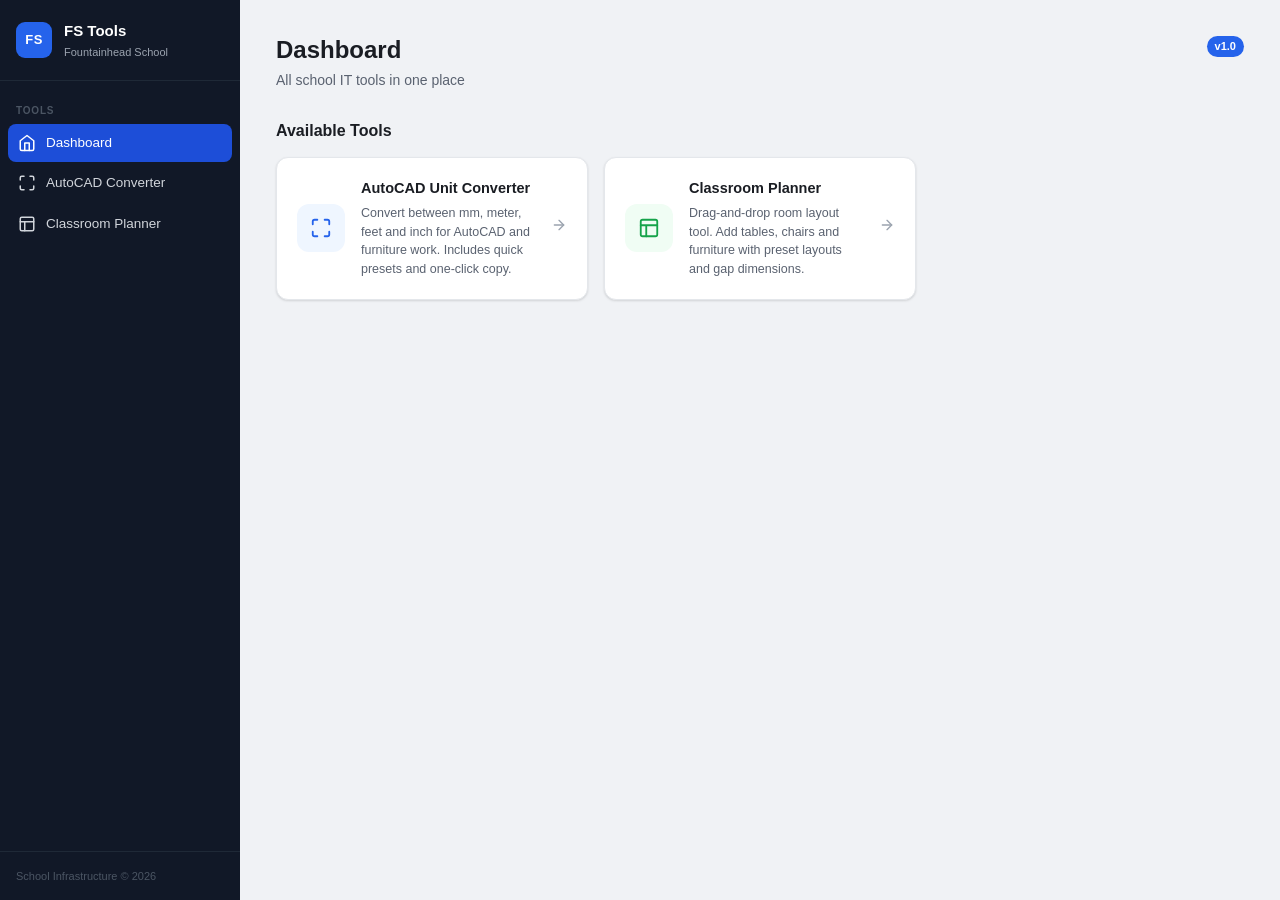
<file: index.html>
<!DOCTYPE html>
<html lang="en">
<head>
  <meta charset="UTF-8" />
  <meta name="viewport" content="width=device-width, initial-scale=1.0" />
  <title>FS Tools — Fountainhead School</title>
  <link rel="stylesheet" href="css/style.css" />
</head>
<body>

  <!-- Sidebar -->
  <aside class="sidebar">
    <div class="sidebar-header">
      <div class="logo-mark">FS</div>
      <div>
        <div class="brand-name">FS Tools</div>
        <div class="brand-sub">Fountainhead School</div>
      </div>
    </div>

    <nav class="sidebar-nav">
      <span class="nav-label">Tools</span>
      <a href="index.html" class="nav-item active">
        <svg viewBox="0 0 24 24"><path d="M3 9l9-7 9 7v11a2 2 0 0 1-2 2H5a2 2 0 0 1-2-2z"/><polyline points="9 22 9 12 15 12 15 22"/></svg>
        Dashboard
      </a>
      <a href="tools/autocad-unit-converter.html" class="nav-item">
        <svg viewBox="0 0 24 24"><path d="M8 3H5a2 2 0 0 0-2 2v3m18 0V5a2 2 0 0 0-2-2h-3m0 18h3a2 2 0 0 0 2-2v-3M3 16v3a2 2 0 0 0 2 2h3"/></svg>
        AutoCAD Converter
      </a>
      <a href="tools/classroom-planner.html" class="nav-item">
        <svg viewBox="0 0 24 24"><rect x="3" y="3" width="18" height="18" rx="2"/><path d="M3 9h18M9 21V9"/></svg>
        Classroom Planner
      </a>
    </nav>

    <div class="sidebar-footer">
      School Infrastructure &copy; 2026
    </div>
  </aside>

  <div class="sidebar-overlay" onclick="toggleSidebar()"></div>

  <!-- Mobile top bar -->
  <div class="mobile-bar">
    <div class="mobile-bar-logo">FS<span>Tools</span></div>
    <button class="hamburger" onclick="toggleSidebar()" aria-label="Open menu">
      <svg viewBox="0 0 24 24"><line x1="3" y1="6" x2="21" y2="6"/><line x1="3" y1="12" x2="21" y2="12"/><line x1="3" y1="18" x2="21" y2="18"/></svg>
    </button>
  </div>

  <!-- Main content -->
  <main class="main">
    <header class="topbar">
      <div>
        <h1 class="page-title">Dashboard</h1>
        <p class="page-sub">All school IT tools in one place</p>
      </div>
      <div class="topbar-right">
        <span class="badge">v1.0</span>
      </div>
    </header>

    <!-- Tool cards -->
    <section>
      <h2 class="section-title">Available Tools</h2>
      <div class="tools-grid">

        <a href="tools/autocad-unit-converter.html" class="tool-card">
          <div class="tool-icon blue">
            <svg viewBox="0 0 24 24"><path d="M8 3H5a2 2 0 0 0-2 2v3m18 0V5a2 2 0 0 0-2-2h-3m0 18h3a2 2 0 0 0 2-2v-3M3 16v3a2 2 0 0 0 2 2h3"/></svg>
          </div>
          <div class="tool-info">
            <div class="tool-name">AutoCAD Unit Converter</div>
            <div class="tool-desc">Convert between mm, meter, feet and inch for AutoCAD and furniture work. Includes quick presets and one-click copy.</div>
          </div>
          <div class="tool-arrow">
            <svg viewBox="0 0 24 24"><line x1="5" y1="12" x2="19" y2="12"/><polyline points="12 5 19 12 12 19"/></svg>
          </div>
        </a>

        <a href="tools/classroom-planner.html" class="tool-card">
          <div class="tool-icon green">
            <svg viewBox="0 0 24 24"><rect x="3" y="3" width="18" height="18" rx="2"/><path d="M3 9h18M9 21V9"/></svg>
          </div>
          <div class="tool-info">
            <div class="tool-name">Classroom Planner</div>
            <div class="tool-desc">Drag-and-drop room layout tool. Add tables, chairs and furniture with preset layouts and gap dimensions.</div>
          </div>
          <div class="tool-arrow">
            <svg viewBox="0 0 24 24"><line x1="5" y1="12" x2="19" y2="12"/><polyline points="12 5 19 12 12 19"/></svg>
          </div>
        </a>

      </div>
    </section>

  </main>

  <script src="js/main.js"></script>
</body>
</html>
</file>
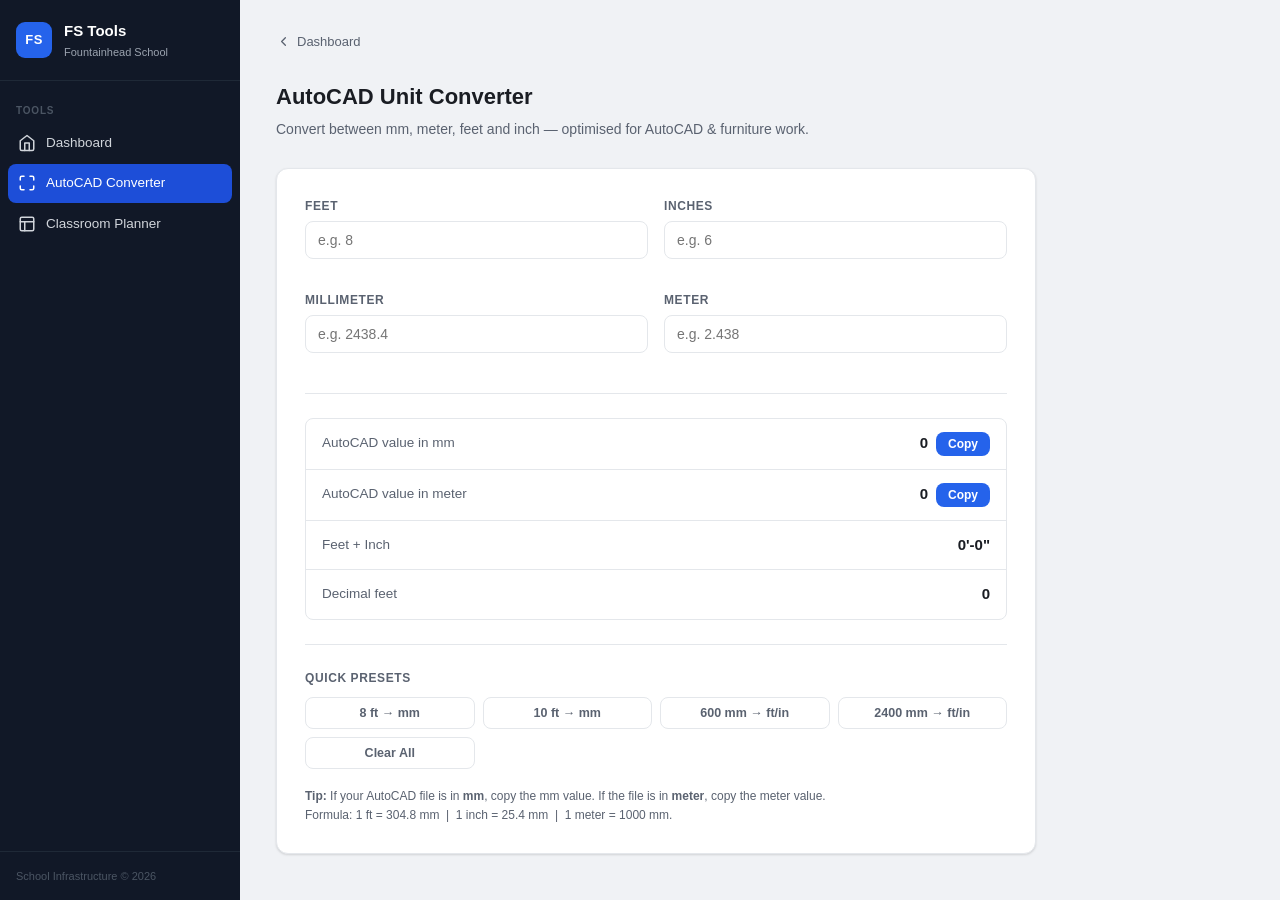
<file: tools/autocad-unit-converter.html>
<!DOCTYPE html>
<html lang="en">
<head>
  <meta charset="UTF-8" />
  <meta name="viewport" content="width=device-width, initial-scale=1.0" />
  <title>AutoCAD Unit Converter — FS Tools</title>
  <link rel="stylesheet" href="../css/style.css" />
</head>
<body>

  <!-- Sidebar -->
  <aside class="sidebar">
    <div class="sidebar-header">
      <div class="logo-mark">FS</div>
      <div>
        <div class="brand-name">FS Tools</div>
        <div class="brand-sub">Fountainhead School</div>
      </div>
    </div>

    <nav class="sidebar-nav">
      <span class="nav-label">Tools</span>
      <a href="../index.html" class="nav-item">
        <svg viewBox="0 0 24 24"><path d="M3 9l9-7 9 7v11a2 2 0 0 1-2 2H5a2 2 0 0 1-2-2z"/><polyline points="9 22 9 12 15 12 15 22"/></svg>
        Dashboard
      </a>
      <a href="autocad-unit-converter.html" class="nav-item active">
        <svg viewBox="0 0 24 24"><path d="M8 3H5a2 2 0 0 0-2 2v3m18 0V5a2 2 0 0 0-2-2h-3m0 18h3a2 2 0 0 0 2-2v-3M3 16v3a2 2 0 0 0 2 2h3"/></svg>
        AutoCAD Converter
      </a>
      <a href="classroom-planner.html" class="nav-item">
        <svg viewBox="0 0 24 24"><rect x="3" y="3" width="18" height="18" rx="2"/><path d="M3 9h18M9 21V9"/></svg>
        Classroom Planner
      </a>
    </nav>

    <div class="sidebar-footer">
      School Infrastructure &copy; 2026
    </div>
  </aside>

  <div class="sidebar-overlay" onclick="toggleSidebar()"></div>

  <!-- Mobile top bar -->
  <div class="mobile-bar">
    <div class="mobile-bar-logo">FS<span>Tools</span></div>
    <button class="hamburger" onclick="toggleSidebar()" aria-label="Open menu">
      <svg viewBox="0 0 24 24"><line x1="3" y1="6" x2="21" y2="6"/><line x1="3" y1="12" x2="21" y2="12"/><line x1="3" y1="18" x2="21" y2="18"/></svg>
    </button>
  </div>

  <!-- Main -->
  <main class="main">
    <div class="tool-page-header">
      <a href="../index.html">
        <svg viewBox="0 0 24 24"><polyline points="15 18 9 12 15 6"/></svg>
        Dashboard
      </a>
    </div>

    <h1 class="tool-page-title" style="margin-bottom:6px">AutoCAD Unit Converter</h1>
    <p style="color:var(--text-2);margin-bottom:28px">Convert between mm, meter, feet and inch — optimised for AutoCAD &amp; furniture work.</p>

    <div class="tool-card-panel" style="max-width:760px">

      <!-- Inputs -->
      <div class="form-row">
        <div class="form-group">
          <label for="feet">Feet</label>
          <input id="feet" type="number" step="any" placeholder="e.g. 8" />
        </div>
        <div class="form-group">
          <label for="inch">Inches</label>
          <input id="inch" type="number" step="any" placeholder="e.g. 6" />
        </div>
        <div class="form-group">
          <label for="mm">Millimeter</label>
          <input id="mm" type="number" step="any" placeholder="e.g. 2438.4" />
        </div>
        <div class="form-group">
          <label for="meter">Meter</label>
          <input id="meter" type="number" step="any" placeholder="e.g. 2.438" />
        </div>
      </div>

      <hr class="divider" />

      <!-- Results -->
      <div class="result-table">
        <div class="result-row">
          <span class="result-row-label">AutoCAD value in mm</span>
          <span class="result-row-right">
            <span class="result-row-val" id="outMm">0</span>
            <button class="btn copy-btn" onclick="copyText('outMm')">Copy</button>
          </span>
        </div>
        <div class="result-row">
          <span class="result-row-label">AutoCAD value in meter</span>
          <span class="result-row-right">
            <span class="result-row-val" id="outM">0</span>
            <button class="btn copy-btn" onclick="copyText('outM')">Copy</button>
          </span>
        </div>
        <div class="result-row">
          <span class="result-row-label">Feet + Inch</span>
          <span class="result-row-val" id="outFtIn">0'-0"</span>
        </div>
        <div class="result-row" style="border-bottom:none">
          <span class="result-row-label">Decimal feet</span>
          <span class="result-row-val" id="outFt">0</span>
        </div>
      </div>

      <hr class="divider" />

      <!-- Quick buttons -->
      <p style="font-size:12px;font-weight:600;color:var(--text-2);text-transform:uppercase;letter-spacing:.05em;margin-bottom:10px">Quick Presets</p>
      <div class="quick-grid">
        <button class="btn btn-ghost quick-btn" onclick="quickFeet(8)">8 ft → mm</button>
        <button class="btn btn-ghost quick-btn" onclick="quickFeet(10)">10 ft → mm</button>
        <button class="btn btn-ghost quick-btn" onclick="quickMm(600)">600 mm → ft/in</button>
        <button class="btn btn-ghost quick-btn" onclick="quickMm(2400)">2400 mm → ft/in</button>
        <button class="btn btn-ghost quick-btn" onclick="clearAll()">Clear All</button>
      </div>

      <p style="font-size:12px;color:var(--text-2);margin-top:18px;line-height:1.6">
        <strong>Tip:</strong> If your AutoCAD file is in <strong>mm</strong>, copy the mm value. If the file is in <strong>meter</strong>, copy the meter value.<br>
        Formula: 1 ft = 304.8 mm &nbsp;|&nbsp; 1 inch = 25.4 mm &nbsp;|&nbsp; 1 meter = 1000 mm.
      </p>
    </div>
  </main>

  <script src="../js/main.js"></script>
  <script>
    const feetEl  = document.getElementById('feet');
    const inchEl  = document.getElementById('inch');
    const mmEl    = document.getElementById('mm');
    const meterEl = document.getElementById('meter');

    function round(n, d = 3) {
      if (!isFinite(n)) return 0;
      return Number(n.toFixed(d));
    }

    function setOutputs(totalMm) {
      document.getElementById('outMm').textContent  = round(totalMm, 3);
      document.getElementById('outM').textContent   = round(totalMm / 1000, 4);
      const totalInch = totalMm / 25.4;
      const f = Math.floor(totalInch / 12);
      const i = round(totalInch % 12, 3);
      document.getElementById('outFtIn').textContent = `${f}'-${i}"`;
      document.getElementById('outFt').textContent   = round(totalMm / 304.8, 4);
    }

    function updateFromFtIn() {
      const f = parseFloat(feetEl.value)  || 0;
      const i = parseFloat(inchEl.value)  || 0;
      const totalMm = (f * 304.8) + (i * 25.4);
      setOutputs(totalMm);
      mmEl.value    = totalMm ? round(totalMm, 3)        : '';
      meterEl.value = totalMm ? round(totalMm / 1000, 4) : '';
    }

    function updateFromMm() {
      const totalMm = parseFloat(mmEl.value) || 0;
      setOutputs(totalMm);
      meterEl.value = totalMm ? round(totalMm / 1000, 4) : '';
      const totalInch = totalMm / 25.4;
      feetEl.value  = totalMm ? Math.floor(totalInch / 12)  : '';
      inchEl.value  = totalMm ? round(totalInch % 12, 3)    : '';
    }

    function updateFromMeter() {
      const totalMm = (parseFloat(meterEl.value) || 0) * 1000;
      setOutputs(totalMm);
      mmEl.value    = totalMm ? round(totalMm, 3) : '';
      const totalInch = totalMm / 25.4;
      feetEl.value  = totalMm ? Math.floor(totalInch / 12) : '';
      inchEl.value  = totalMm ? round(totalInch % 12, 3)   : '';
    }

    feetEl.addEventListener('input',  updateFromFtIn);
    inchEl.addEventListener('input',  updateFromFtIn);
    mmEl.addEventListener('input',    updateFromMm);
    meterEl.addEventListener('input', updateFromMeter);

    function copyText(id) {
      navigator.clipboard.writeText(document.getElementById(id).textContent);
    }

    function quickFeet(f) { feetEl.value = f; inchEl.value = 0; updateFromFtIn(); }
    function quickMm(v)   { mmEl.value = v; updateFromMm(); }
    function clearAll()   {
      [feetEl, inchEl, mmEl, meterEl].forEach(el => el.value = '');
      setOutputs(0);
    }
  </script>

  <style>
    .result-table {
      border: 1px solid var(--border);
      border-radius: var(--radius-sm);
      overflow: hidden;
    }
    .result-row {
      display: flex;
      justify-content: space-between;
      align-items: center;
      gap: 12px;
      padding: 13px 16px;
      border-bottom: 1px solid var(--border);
    }
    .result-row-label { font-size: 13.5px; color: var(--text-2); }
    .result-row-right { display: flex; align-items: center; gap: 8px; }
    .result-row-val   { font-weight: 700; font-size: 15px; color: var(--text); }
    .copy-btn { padding: 5px 12px; font-size: 12px; }
    .quick-grid {
      display: grid;
      grid-template-columns: repeat(auto-fill, minmax(140px, 1fr));
      gap: 8px;
    }
    .quick-btn { font-size: 12.5px; padding: 8px 10px; }
  </style>
</body>
</html>
</file>
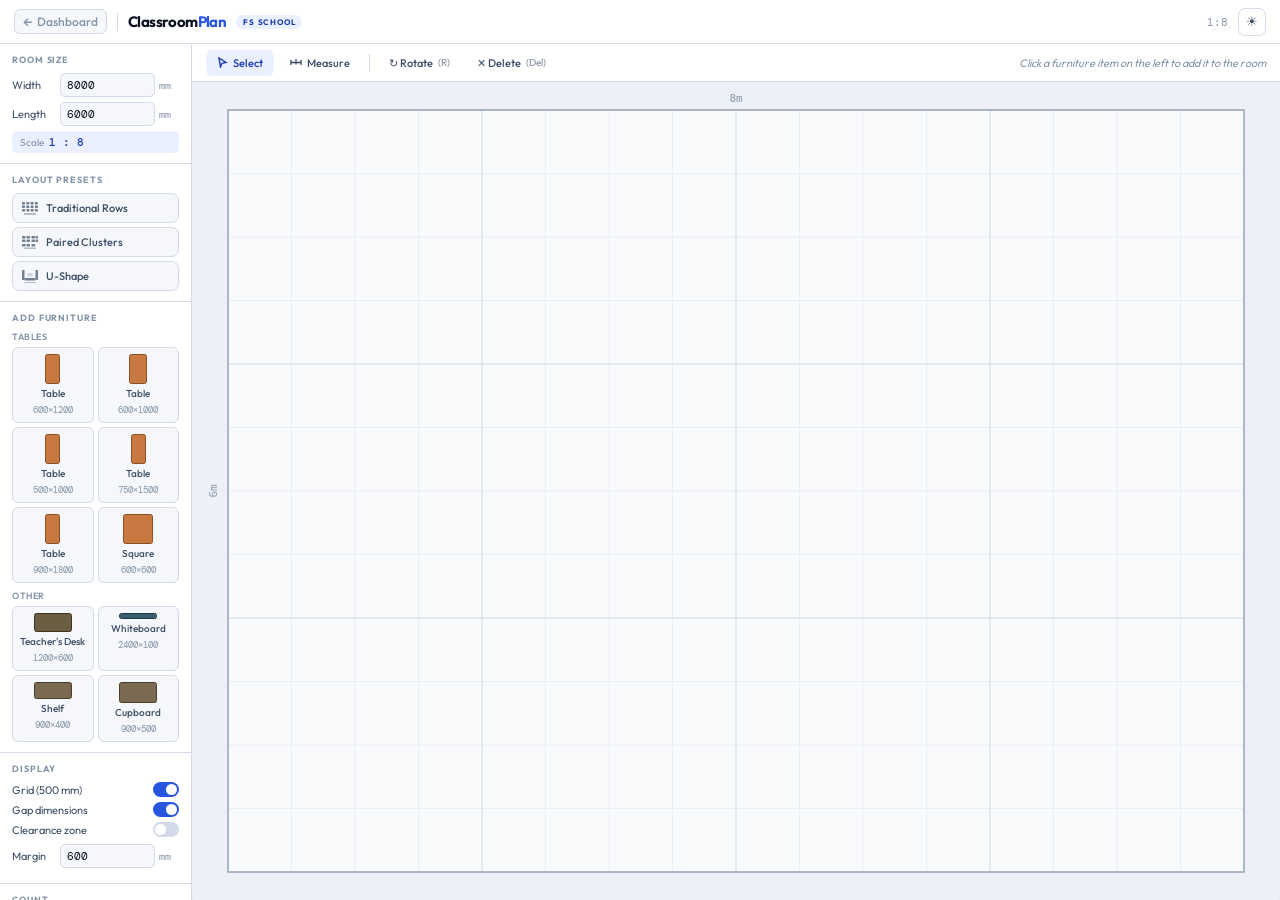
<file: tools/classroom-planner.html>
<!DOCTYPE html>
<html lang="en">
<head>
<meta charset="UTF-8">
<title>Classroom Planner — FS Tools</title>
<meta name="viewport" content="width=device-width, initial-scale=1.0">
<link rel="preconnect" href="https://fonts.googleapis.com">
<link rel="stylesheet" href="https://fonts.googleapis.com/css2?family=Outfit:wght@300;400;500;600;700&family=DM+Mono:wght@400;500&display=swap">

<style>
:root{
  --bg:#F0F3F8;--surface:#FFFFFF;--surface2:#F5F7FB;--surface3:#EDF0F7;
  --border:#D4DAE8;--border2:#9BAAC0;
  --t1:#0B1120;--t2:#3D4E66;--t3:#8494A8;
  --accent:#2855E0;--accent-dim:#EAF0FF;--accent-t:#1A3BB0;
  --room-bg:#FAFBFF;--room-bd:#8899B8;
  --grid:#DFE6F2;--grid2:#C8D3E5;
  --danger:#CC3333;
  --sh:0 2px 12px rgba(0,0,0,0.08),0 8px 32px rgba(0,0,0,0.06);
  --sh2:0 1px 4px rgba(0,0,0,0.06);
}
@media(prefers-color-scheme:dark){
  :root:not([data-theme="light"]){
    --bg:#0F1420;--surface:#171E2E;--surface2:#1C2438;--surface3:#212940;
    --border:#252F48;--border2:#384560;
    --t1:#DDE6F5;--t2:#7D90AF;--t3:#4D5E78;
    --accent:#4A72F5;--accent-dim:#162044;--accent-t:#88AAFF;
    --room-bg:#131926;--room-bd:#2E3D5A;
    --grid:#1C2438;--grid2:#232C40;
    --danger:#E05555;
    --sh:0 2px 12px rgba(0,0,0,0.4),0 8px 32px rgba(0,0,0,0.3);
    --sh2:0 1px 4px rgba(0,0,0,0.3);
  }
}
:root[data-theme="dark"]{
  --bg:#0F1420;--surface:#171E2E;--surface2:#1C2438;--surface3:#212940;
  --border:#252F48;--border2:#384560;
  --t1:#DDE6F5;--t2:#7D90AF;--t3:#4D5E78;
  --accent:#4A72F5;--accent-dim:#162044;--accent-t:#88AAFF;
  --room-bg:#131926;--room-bd:#2E3D5A;
  --grid:#1C2438;--grid2:#232C40;
  --danger:#E05555;
  --sh:0 2px 12px rgba(0,0,0,0.4),0 8px 32px rgba(0,0,0,0.3);
  --sh2:0 1px 4px rgba(0,0,0,0.3);
}

*,*::before,*::after{box-sizing:border-box;margin:0;padding:0;}
body{font-family:'Outfit',system-ui,sans-serif;background:var(--bg);color:var(--t1);height:100vh;display:flex;flex-direction:column;overflow:hidden;font-size:13px;}

/* ── HEADER ── */
header{
  height:44px;background:var(--surface);border-bottom:1px solid var(--border);
  display:flex;align-items:center;padding:0 14px;gap:10px;flex-shrink:0;z-index:20;
}
.back-link{
  display:flex;align-items:center;gap:5px;
  color:var(--t3);font-size:12px;font-weight:500;text-decoration:none;
  padding:4px 8px;border-radius:6px;border:1px solid var(--border);
  background:var(--surface2);transition:all .15s;white-space:nowrap;
}
.back-link:hover{color:var(--t1);border-color:var(--border2);}
.back-arrow{font-size:14px;line-height:1;}
.hdivider{width:1px;height:18px;background:var(--border);}
.logo{font-size:15px;font-weight:700;letter-spacing:-0.04em;color:var(--t1);}
.logo em{font-style:normal;color:var(--accent);}
.badge{
  font-size:8px;font-weight:700;text-transform:uppercase;letter-spacing:0.1em;
  background:var(--accent-dim);color:var(--accent-t);padding:2px 7px;border-radius:100px;
}
.h-tools{margin-left:auto;display:flex;align-items:center;gap:6px;}
.hscale{font-family:'DM Mono',monospace;font-size:11px;color:var(--t3);margin-right:4px;}
.hbtn{
  width:28px;height:28px;border-radius:7px;border:1px solid var(--border);
  background:transparent;cursor:pointer;color:var(--t2);font-size:13px;
  display:flex;align-items:center;justify-content:center;transition:all .15s;
}
.hbtn:hover{background:var(--surface2);color:var(--t1);}

/* ── APP BODY ── */
.app{display:flex;flex:1;overflow:hidden;}

/* ── SIDEBAR ── */
.sb{
  width:192px;min-width:192px;max-width:192px;
  background:var(--surface);border-right:1px solid var(--border);
  display:flex;flex-direction:column;overflow-y:auto;overflow-x:hidden;
  flex-shrink:0;
}
.sb::-webkit-scrollbar{width:3px;}
.sb::-webkit-scrollbar-thumb{background:var(--border2);border-radius:2px;}

.sec{padding:10px 12px;border-bottom:1px solid var(--border);}
.sec-t{
  font-size:9px;font-weight:700;text-transform:uppercase;letter-spacing:0.1em;
  color:var(--t3);margin-bottom:8px;
}

/* room fields */
.field{display:flex;align-items:center;gap:4px;margin-bottom:5px;}
.fl{font-size:11px;color:var(--t2);width:44px;flex-shrink:0;}
.field input[type=number]{
  flex:1;min-width:0;background:var(--surface2);border:1px solid var(--border);
  border-radius:5px;padding:4px 6px;font-family:'DM Mono',monospace;font-size:11px;
  color:var(--t1);outline:none;-moz-appearance:textfield;transition:border-color .15s;
}
.field input:focus{border-color:var(--accent);}
.field input::-webkit-inner-spin-button,.field input::-webkit-outer-spin-button{-webkit-appearance:none;}
.fu{font-family:'DM Mono',monospace;font-size:10px;color:var(--t3);width:20px;}

.chip{
  display:flex;align-items:center;gap:5px;background:var(--accent-dim);
  border-radius:5px;padding:4px 8px;margin-top:3px;
}
.chip-l{font-size:10px;color:var(--t3);}
.chip-v{font-family:'DM Mono',monospace;font-size:11px;color:var(--accent-t);font-weight:500;}

/* toggles */
.tog-row{display:flex;align-items:center;justify-content:space-between;margin-bottom:5px;}
.tog-row:last-of-type{margin-bottom:0;}
.tog-l{font-size:11px;color:var(--t2);}
.tog{position:relative;width:26px;height:15px;flex-shrink:0;}
.tog input{opacity:0;width:0;height:0;}
.tok{position:absolute;inset:0;background:var(--border);border-radius:8px;cursor:pointer;transition:background .2s;}
.tok::before{content:'';position:absolute;width:11px;height:11px;left:2px;top:2px;background:#fff;border-radius:50%;transition:transform .2s;}
.tog input:checked~.tok{background:var(--accent);}
.tog input:checked~.tok::before{transform:translateX(11px);}

/* palette */
.cat-l{font-size:9px;font-weight:600;text-transform:uppercase;letter-spacing:0.06em;color:var(--t3);margin:0 0 5px;}
.pgrid{display:grid;grid-template-columns:1fr 1fr;gap:4px;margin-bottom:7px;}
.pgrid:last-child{margin-bottom:0;}
.pi{
  background:var(--surface2);border:1px solid var(--border);border-radius:6px;
  padding:6px 4px;cursor:pointer;user-select:none;
  transition:border-color .15s,background .15s;
  display:flex;flex-direction:column;align-items:center;gap:4px;
}
.pi:hover{border-color:var(--accent);background:var(--accent-dim);}
.pi:active{transform:scale(0.95);}
.pi-name{font-size:10px;font-weight:500;color:var(--t2);text-align:center;line-height:1.2;}
.pi-dim{font-family:'DM Mono',monospace;font-size:9px;color:var(--t3);text-align:center;}

/* presets */
.preset-btn{
  display:flex;align-items:center;gap:8px;width:100%;
  padding:7px 9px;border-radius:7px;
  border:1px solid var(--border);background:var(--surface2);
  color:var(--t2);font-family:'Outfit',sans-serif;font-size:11px;font-weight:500;
  cursor:pointer;transition:all .15s;text-align:left;margin-bottom:4px;
}
.preset-btn:last-child{margin-bottom:0;}
.preset-btn:hover{border-color:var(--accent);background:var(--accent-dim);color:var(--accent-t);}
.preset-btn svg{flex-shrink:0;opacity:.7;}

/* stats */
.srow{display:grid;grid-template-columns:repeat(3,1fr);gap:4px;}
.sbox{background:var(--surface2);border-radius:6px;padding:6px 5px;text-align:center;}
.sn{font-family:'DM Mono',monospace;font-size:16px;font-weight:500;color:var(--t1);line-height:1;}
.sl{font-size:9px;color:var(--t3);margin-top:2px;text-transform:uppercase;letter-spacing:0.04em;}

/* action buttons */
.abtn{
  display:flex;align-items:center;gap:6px;width:100%;
  padding:6px 9px;border-radius:6px;border:1px solid var(--border);
  background:var(--surface2);color:var(--t2);
  font-family:'Outfit',sans-serif;font-size:11px;cursor:pointer;
  transition:all .15s;text-align:left;margin-bottom:4px;
}
.abtn:last-child{margin-bottom:0;}
.abtn:hover{border-color:var(--border2);color:var(--t1);}
.abtn.red{color:var(--danger);}
.abtn.red:hover{border-color:var(--danger);background:rgba(200,40,40,0.06);}

/* ── CANVAS AREA ── */
.ca{flex:1;display:flex;flex-direction:column;overflow:hidden;min-width:0;background:var(--bg);}

/* toolbar */
.tb{
  height:38px;background:var(--surface);border-bottom:1px solid var(--border);
  display:flex;align-items:center;padding:0 14px;gap:5px;flex-shrink:0;
}
.tbtn{
  height:26px;padding:0 10px;border-radius:6px;font-size:11px;font-weight:500;
  cursor:pointer;border:1px solid transparent;background:transparent;
  color:var(--t2);font-family:'Outfit',sans-serif;transition:all .15s;white-space:nowrap;
  display:flex;align-items:center;gap:5px;
}
.tbtn:hover{background:var(--surface2);color:var(--t1);}
.tbtn.on{background:var(--accent-dim);color:var(--accent-t);border-color:transparent;}
.tbsep{width:1px;height:18px;background:var(--border);margin:0 3px;}
.hint{margin-left:auto;font-size:11px;color:var(--t3);font-style:italic;}

/* room canvas */
.rw{
  flex:1;overflow:hidden;display:flex;align-items:center;justify-content:center;
  position:relative;padding:24px;
}
#cv{display:block;cursor:default;box-shadow:var(--sh);border-radius:3px;}

/* selection bar */
.selbar{
  position:absolute;bottom:16px;left:50%;transform:translateX(-50%);
  background:var(--surface);border:1px solid var(--border);border-radius:9px;
  padding:6px 12px;display:flex;align-items:center;gap:10px;
  box-shadow:var(--sh);font-size:12px;color:var(--t2);
  transition:opacity .2s,transform .2s;white-space:nowrap;
  pointer-events:none;opacity:0;
}
.selbar.show{opacity:1;pointer-events:all;}
.sbn{font-weight:600;color:var(--t1);}
.sbd{font-family:'DM Mono',monospace;font-size:11px;color:var(--t3);}
.sbact{display:flex;gap:3px;}
.sbbtn{
  height:24px;padding:0 9px;border-radius:5px;border:1px solid var(--border);
  background:var(--surface2);color:var(--t2);font-size:11px;cursor:pointer;
  font-family:'Outfit',sans-serif;transition:all .15s;
}
.sbbtn:hover{border-color:var(--border2);color:var(--t1);}
.sbbtn.del{color:var(--danger);}
.sbbtn.del:hover{border-color:var(--danger);background:rgba(200,40,40,0.08);}

@media(prefers-reduced-motion:reduce){*{transition:none!important;}}

/* ── MOBILE ── */
@media(max-width:768px){
  body{font-size:12px;}
  header{padding:0 10px;gap:7px;}
  .back-link{padding:3px 7px;font-size:11px;}

  /* Sidebar becomes slide-in drawer */
  .app{position:relative;}
  .sb{
    position:fixed;top:44px;left:0;bottom:0;z-index:200;
    transform:translateX(-100%);transition:transform .25s ease;
    box-shadow:4px 0 24px rgba(0,0,0,.3);
  }
  .sb.open{transform:translateX(0);}
  .sb-overlay{
    display:none;position:fixed;inset:0;top:44px;
    background:rgba(0,0,0,.45);z-index:150;
  }
  .sb-overlay.show{display:block;}

  /* Show hamburger */
  .sb-toggle{display:flex!important;}

  /* Canvas area takes full width */
  .ca{width:100%;}

  .tb{padding:0 8px;gap:3px;overflow-x:auto;}
  .tbtn{padding:0 8px;font-size:10px;}
  .hint{display:none;}

  .selbar{font-size:11px;padding:5px 10px;gap:7px;max-width:90vw;}
}
</style>
</head>
<body>

<header>
  <a href="../index.html" class="back-link">
    <span class="back-arrow">&#8592;</span> Dashboard
  </a>
  <div class="hdivider"></div>
  <span class="logo">Classroom<em>Plan</em></span>
  <span class="badge">FS School</span>
  <div class="h-tools">
    <span class="hscale" id="hscale"></span>
    <button class="hbtn" id="themeBtn" onclick="toggleTheme()" title="Toggle theme">☀</button>
    <button class="hbtn sb-toggle" onclick="togglePlannerSidebar()" title="Toggle panel" style="display:none">
      <svg viewBox="0 0 24 24" width="15" height="15" fill="none" stroke="currentColor" stroke-width="2" stroke-linecap="round"><line x1="3" y1="6" x2="21" y2="6"/><line x1="3" y1="12" x2="21" y2="12"/><line x1="3" y1="18" x2="21" y2="18"/></svg>
    </button>
  </div>
</header>

<div class="sb-overlay" onclick="togglePlannerSidebar()"></div>
<div class="app">
  <!-- ── SIDEBAR ── -->
  <div class="sb">

    <!-- Room Size -->
    <div class="sec">
      <div class="sec-t">Room Size</div>
      <div class="field">
        <span class="fl">Width</span>
        <input type="number" id="rW" value="8000" min="1000" max="30000" step="100">
        <span class="fu">mm</span>
      </div>
      <div class="field">
        <span class="fl">Length</span>
        <input type="number" id="rH" value="6000" min="1000" max="30000" step="100">
        <span class="fu">mm</span>
      </div>
      <div class="chip">
        <span class="chip-l">Scale</span>
        <span class="chip-v" id="scaleV">—</span>
      </div>
    </div>

    <!-- Layout Presets -->
    <div class="sec">
      <div class="sec-t">Layout Presets</div>
      <button class="preset-btn" onclick="presetRows()">
        <svg width="16" height="13" viewBox="0 0 16 13" fill="currentColor"><rect x="0" y="0" width="3" height="2.5" rx="0.4"/><rect x="4.3" y="0" width="3" height="2.5" rx="0.4"/><rect x="8.6" y="0" width="3" height="2.5" rx="0.4"/><rect x="12.9" y="0" width="3" height="2.5" rx="0.4"/><rect x="0" y="3.5" width="3" height="2.5" rx="0.4"/><rect x="4.3" y="3.5" width="3" height="2.5" rx="0.4"/><rect x="8.6" y="3.5" width="3" height="2.5" rx="0.4"/><rect x="12.9" y="3.5" width="3" height="2.5" rx="0.4"/><rect x="0" y="7" width="3" height="2.5" rx="0.4"/><rect x="4.3" y="7" width="3" height="2.5" rx="0.4"/><rect x="8.6" y="7" width="3" height="2.5" rx="0.4"/><rect x="12.9" y="7" width="3" height="2.5" rx="0.4"/><rect x="2" y="11" width="12" height="2" rx="0.5" opacity="0.5"/></svg>
        Traditional Rows
      </button>
      <button class="preset-btn" onclick="presetClusters()">
        <svg width="16" height="13" viewBox="0 0 16 13" fill="currentColor"><rect x="0" y="0" width="3.5" height="2.5" rx="0.4"/><rect x="4.5" y="0" width="3.5" height="2.5" rx="0.4"/><rect x="0" y="3.5" width="3.5" height="2.5" rx="0.4"/><rect x="4.5" y="3.5" width="3.5" height="2.5" rx="0.4"/><rect x="9.5" y="0" width="3.5" height="2.5" rx="0.4"/><rect x="13.5" y="0" width="2.5" height="2.5" rx="0.4"/><rect x="9.5" y="3.5" width="3.5" height="2.5" rx="0.4"/><rect x="13.5" y="3.5" width="2.5" height="2.5" rx="0.4"/><rect x="0" y="8" width="3.5" height="2.5" rx="0.4"/><rect x="4.5" y="8" width="3.5" height="2.5" rx="0.4"/><rect x="9.5" y="8" width="3.5" height="2.5" rx="0.4"/><rect x="2" y="11.5" width="12" height="1.5" rx="0.4" opacity="0.5"/></svg>
        Paired Clusters
      </button>
      <button class="preset-btn" onclick="presetUShape()">
        <svg width="16" height="13" viewBox="0 0 16 13" fill="currentColor"><rect x="0" y="0" width="2.5" height="10" rx="0.4"/><rect x="13.5" y="0" width="2.5" height="10" rx="0.4"/><rect x="2.5" y="8" width="11" height="2.5" rx="0.4"/><rect x="5.5" y="3" width="5" height="3.5" rx="0.4" opacity="0.25"/><rect x="2" y="12" width="12" height="1" rx="0.3" opacity="0.5"/></svg>
        U-Shape
      </button>
    </div>

    <!-- Add Furniture -->
    <div class="sec">
      <div class="sec-t">Add Furniture</div>
      <div class="cat-l">Tables</div>
      <div class="pgrid" id="tblPal"></div>
      <div class="cat-l">Other</div>
      <div class="pgrid" id="othPal"></div>
    </div>

    <!-- Display -->
    <div class="sec">
      <div class="sec-t">Display</div>
      <div class="tog-row">
        <span class="tog-l">Grid (500 mm)</span>
        <label class="tog"><input type="checkbox" id="showGrid" checked onchange="render()"><span class="tok"></span></label>
      </div>
      <div class="tog-row">
        <span class="tog-l">Gap dimensions</span>
        <label class="tog"><input type="checkbox" id="showDims" checked onchange="render()"><span class="tok"></span></label>
      </div>
      <div class="tog-row">
        <span class="tog-l">Clearance zone</span>
        <label class="tog"><input type="checkbox" id="showMargin" onchange="render()"><span class="tok"></span></label>
      </div>
      <div class="field" style="margin-top:7px">
        <span class="fl">Margin</span>
        <input type="number" id="marginV" value="600" min="0" max="2000" step="50" onchange="render()">
        <span class="fu">mm</span>
      </div>
    </div>

    <!-- Count -->
    <div class="sec">
      <div class="sec-t">Count</div>
      <div class="srow">
        <div class="sbox"><div class="sn" id="stTotal">0</div><div class="sl">Total</div></div>
        <div class="sbox"><div class="sn" id="stTbl">0</div><div class="sl">Tables</div></div>
        <div class="sbox"><div class="sn" id="stChr">0</div><div class="sl">Chairs</div></div>
      </div>
    </div>

    <!-- Actions -->
    <div class="sec">
      <button class="abtn" onclick="autoArrange()">
        <svg width="11" height="11" viewBox="0 0 11 11" fill="currentColor"><rect x="0" y="0" width="4" height="4" rx="0.5"/><rect x="7" y="0" width="4" height="4" rx="0.5"/><rect x="0" y="7" width="4" height="4" rx="0.5"/><rect x="7" y="7" width="4" height="4" rx="0.5"/></svg>
        Auto-arrange
      </button>
      <button class="abtn red" onclick="clearAll()">
        <svg width="11" height="11" viewBox="0 0 11 11" fill="none" stroke="currentColor" stroke-width="1.5" stroke-linecap="round"><line x1="1" y1="1" x2="10" y2="10"/><line x1="10" y1="1" x2="1" y2="10"/></svg>
        Clear room
      </button>
    </div>

  </div><!-- end .sb -->

  <!-- ── CANVAS AREA ── -->
  <div class="ca">
    <div class="tb">
      <button class="tbtn on" id="tSel" onclick="setTool('sel')">
        <svg width="11" height="11" viewBox="0 0 11 11" fill="none" stroke="currentColor" stroke-width="1.4" stroke-linecap="round"><path d="M2 1l7 4.5-4 .8L3.5 10z"/></svg>
        Select
      </button>
      <button class="tbtn" id="tMeas" onclick="setTool('measure')">
        <svg width="12" height="11" viewBox="0 0 12 11" fill="none" stroke="currentColor" stroke-width="1.3" stroke-linecap="round"><line x1="1" y1="5.5" x2="11" y2="5.5"/><line x1="1" y1="3.5" x2="1" y2="7.5"/><line x1="11" y1="3.5" x2="11" y2="7.5"/><line x1="6" y1="2.5" x2="6" y2="8.5" stroke-dasharray="1.5 1.5"/></svg>
        Measure
      </button>
      <div class="tbsep"></div>
      <button class="tbtn" onclick="rotateSel()">↻ Rotate <span style="opacity:.55;font-size:10px">(R)</span></button>
      <button class="tbtn" onclick="deleteSel()">✕ Delete <span style="opacity:.55;font-size:10px">(Del)</span></button>
      <button class="tbtn" id="tClearM" onclick="clearMeasures()" style="display:none">Clear Measures</button>
      <span class="hint" id="hintTxt">Click a furniture item on the left to add it to the room</span>
    </div>
    <div class="rw" id="rw">
      <canvas id="cv"></canvas>
      <div class="selbar" id="selbar">
        <span class="sbn" id="sbName">—</span>
        <span class="sbd" id="sbDim">—</span>
        <div class="sbact">
          <button class="sbbtn" onclick="rotateSel()">↻ Rotate</button>
          <button class="sbbtn del" onclick="deleteSel()">Delete</button>
        </div>
      </div>
    </div>
  </div><!-- end .ca -->

</div><!-- end .app -->

<script>
// ── CATALOG ────────────────────────────────────────────────────────────────
const CAT = {
  tables:[
    {id:'T1',label:'Table',w:600, h:1200,type:'table'},
    {id:'T2',label:'Table',w:600, h:1000,type:'table'},
    {id:'T3',label:'Table',w:500, h:1000,type:'table'},
    {id:'T4',label:'Table',w:750, h:1500,type:'table'},
    {id:'T5',label:'Table',w:900, h:1800,type:'table'},
    {id:'T6',label:'Square',w:600,h:600, type:'table'},
  ],
  chairs:[
    {id:'C1',label:'Chair',   w:450,h:450,type:'chair'},
    {id:'C2',label:'Chair',   w:500,h:500,type:'chair'},
    {id:'C3',label:'Chair Sm',w:400,h:400,type:'chair'},
  ],
  other:[
    {id:'D1',label:"Teacher's Desk",w:1200,h:600, type:'desk'},
    {id:'B1',label:'Whiteboard',    w:2400,h:100, type:'board'},
    {id:'S1',label:'Shelf',         w:900, h:400, type:'shelf'},
    {id:'S2',label:'Cupboard',      w:900, h:500, type:'shelf'},
  ]
};
const ALL={};
Object.values(CAT).flat().forEach(c=>{ALL[c.id]=c;});

// ── COLORS ─────────────────────────────────────────────────────────────────
function dark(){
  const t=document.documentElement.dataset.theme;
  if(t==='dark') return true;
  if(t==='light') return false;
  return window.matchMedia('(prefers-color-scheme:dark)').matches;
}

function typeColor(type){
  const d=dark();
  const LT={
    table:{f:'#C87941',s:'#8A5025'},
    chair:{f:'#3D8B9E',s:'#1E606E'},
    desk: {f:'#6B5E42',s:'#3E3320'},
    board:{f:'#3A5F72',s:'#1E3A48'},
    shelf:{f:'#7A6A52',s:'#4A3E28'},
  };
  const DK={
    table:{f:'#B06A30',s:'#D4905A'},
    chair:{f:'#2E7A8E',s:'#5AAABF'},
    desk: {f:'#5A4D35',s:'#8A7555'},
    board:{f:'#2E4E62',s:'#5082A0'},
    shelf:{f:'#5A4E38',s:'#7A6A50'},
  };
  return (d?DK:LT)[type]||{f:'#888',s:'#555'};
}

function themeColors(){
  const d=dark();
  return d?{
    bg:'#131720',roomBg:'#181D2B',roomBd:'#3D4E68',
    grid:'#222840',grid2:'#2A3347',t3:'#5A6A82',
    selRing:'#5578F0',
  }:{
    bg:'#EDF1F7',roomBg:'#F9FAFB',roomBd:'#94A3B8',
    grid:'#DDE3ED',grid2:'#C5CDD9',t3:'#8896A6',
    selRing:'#2D5BE3',
  };
}

// ── STATE ──────────────────────────────────────────────────────────────────
const S={
  roomW:8000,roomH:6000,
  tool:'sel',
  items:[],
  sel:null,
  selIds:new Set(),
  drag:null,
  boxSel:null,
  measures:[],
  mStart:null,
  mHover:null,
  selMeasure:null,
  clipboard:[],
  nid:1,
};

// ── CANVAS ─────────────────────────────────────────────────────────────────
const cv=document.getElementById('cv');
const ctx=cv.getContext('2d');
const rw=document.getElementById('rw');

function layout(){
  const r=rw.getBoundingClientRect();
  const pad=28;
  const aw=r.width-pad*2, ah=r.height-pad*2;
  const sc=Math.min(aw/S.roomW, ah/S.roomH, 0.6);
  const pw=Math.round(S.roomW*sc), ph=Math.round(S.roomH*sc);
  const ox=Math.round((r.width-pw)/2);
  const oy=Math.round((r.height-ph)/2);
  return {sc,ox,oy,pw,ph};
}

function c2r(cx,cy){const{sc,ox,oy}=layout();return{x:(cx-ox)/sc,y:(cy-oy)/sc};}
function itemSz(f){const c=ALL[f.catId];return f.rot?{w:c.h,h:c.w}:{w:c.w,h:c.h};}
function hitTest(f,rx,ry){const{w,h}=itemSz(f);return rx>=f.x&&rx<=f.x+w&&ry>=f.y&&ry<=f.y+h;}
function findAt(rx,ry){for(let i=S.items.length-1;i>=0;i--){if(hitTest(S.items[i],rx,ry))return i;}return -1;}

// ── RENDER ─────────────────────────────────────────────────────────────────
function render(){
  const{sc,ox,oy,pw,ph}=layout();
  const T=themeColors();
  ctx.clearRect(0,0,cv.width,cv.height);
  ctx.fillStyle=T.bg;
  ctx.fillRect(0,0,cv.width,cv.height);
  ctx.fillStyle=T.roomBg;
  ctx.fillRect(ox,oy,pw,ph);

  if(document.getElementById('showGrid').checked){
    ctx.save();
    const minor=500,major=2000;
    ctx.lineWidth=0.5;ctx.strokeStyle=T.grid;ctx.beginPath();
    for(let m=minor;m<S.roomW;m+=minor){if(m%major===0)continue;const x=ox+m*sc;ctx.moveTo(x,oy);ctx.lineTo(x,oy+ph);}
    for(let m=minor;m<S.roomH;m+=minor){if(m%major===0)continue;const y=oy+m*sc;ctx.moveTo(ox,y);ctx.lineTo(ox+pw,y);}
    ctx.stroke();
    ctx.lineWidth=0.8;ctx.strokeStyle=T.grid2;ctx.beginPath();
    for(let m=major;m<S.roomW;m+=major){const x=ox+m*sc;ctx.moveTo(x,oy);ctx.lineTo(x,oy+ph);}
    for(let m=major;m<S.roomH;m+=major){const y=oy+m*sc;ctx.moveTo(ox,y);ctx.lineTo(ox+pw,y);}
    ctx.stroke();ctx.restore();
  }

  if(document.getElementById('showMargin').checked){
    const mg=parseInt(document.getElementById('marginV').value)||0;
    for(const f of S.items){
      const{w,h}=itemSz(f);
      ctx.fillStyle='rgba(255,155,30,0.10)';
      ctx.fillRect(ox+(f.x-mg)*sc,oy+(f.y-mg)*sc,(w+mg*2)*sc,(h+mg*2)*sc);
      ctx.strokeStyle='rgba(255,140,20,0.35)';ctx.lineWidth=0.8;ctx.setLineDash([3,3]);
      ctx.strokeRect(ox+(f.x-mg)*sc,oy+(f.y-mg)*sc,(w+mg*2)*sc,(h+mg*2)*sc);
      ctx.setLineDash([]);
    }
  }

  for(let i=0;i<S.items.length;i++) drawItem(i,sc,ox,oy,T);
  if(document.getElementById('showDims').checked) drawDimensions(sc,ox,oy,T);
  drawMeasureLines(sc,ox,oy);

  if(S.boxSel){
    const bx1=Math.min(S.boxSel.x1,S.boxSel.x2),bx2=Math.max(S.boxSel.x1,S.boxSel.x2);
    const by1=Math.min(S.boxSel.y1,S.boxSel.y2),by2=Math.max(S.boxSel.y1,S.boxSel.y2);
    const px=ox+bx1*sc,py=oy+by1*sc,pbw=(bx2-bx1)*sc,pbh=(by2-by1)*sc;
    ctx.fillStyle='rgba(70,120,240,0.08)';ctx.fillRect(px,py,pbw,pbh);
    ctx.strokeStyle='rgba(70,120,240,0.7)';ctx.lineWidth=1.2;ctx.setLineDash([4,3]);
    ctx.strokeRect(px,py,pbw,pbh);ctx.setLineDash([]);
  }

  ctx.strokeStyle=T.roomBd;ctx.lineWidth=1.5;ctx.strokeRect(ox,oy,pw,ph);
  ctx.fillStyle=T.t3;ctx.font="11px 'DM Mono',monospace";
  ctx.textAlign='center';ctx.textBaseline='bottom';
  ctx.fillText(fmm(S.roomW),ox+pw/2,oy-5);
  ctx.save();ctx.translate(ox-8,oy+ph/2);ctx.rotate(-Math.PI/2);
  ctx.textAlign='center';ctx.textBaseline='bottom';ctx.fillText(fmm(S.roomH),0,0);ctx.restore();
  ctx.textBaseline='alphabetic';

  const den=Math.round(1/sc);
  document.getElementById('scaleV').textContent=`1 : ${den}`;
  document.getElementById('hscale').textContent=`1:${den}`;
  updateStats();updateSelBar();
}

function drawItem(i,sc,ox,oy,T){
  const f=S.items[i];const cat=ALL[f.catId];const{w,h}=itemSz(f);
  const x=ox+f.x*sc,y=oy+f.y*sc,pw=w*sc,ph=h*sc;
  const C=typeColor(cat.type);const sel=S.selIds.has(f.id);
  if(sel){ctx.shadowColor='rgba(70,120,240,0.3)';ctx.shadowBlur=10;}
  ctx.fillStyle=C.f;ctx.fillRect(x,y,pw,ph);
  ctx.shadowColor='transparent';ctx.shadowBlur=0;
  ctx.strokeStyle=C.s;ctx.lineWidth=1;ctx.strokeRect(x,y,pw,ph);
  if(sel){ctx.strokeStyle=T.selRing;ctx.lineWidth=2;ctx.strokeRect(x-1.5,y-1.5,pw+3,ph+3);}
  if(cat.type==='chair'){ctx.beginPath();ctx.arc(x+pw/2,y+ph/2,Math.min(pw,ph)*0.28,0,Math.PI*2);ctx.fillStyle='rgba(255,255,255,0.22)';ctx.fill();}
  if(pw>26&&ph>12){
    ctx.fillStyle='rgba(255,255,255,0.90)';ctx.textAlign='center';ctx.textBaseline='middle';
    const fs=Math.min(11,Math.max(7,Math.min(pw/6,ph/2.5)));
    ctx.font=`500 ${fs}px 'Outfit',sans-serif`;ctx.fillText(`${w}×${h}`,x+pw/2,y+ph/2);
  }
  ctx.textBaseline='alphabetic';
}

function fmm(m){return m>=1000?`${+(m/1000).toFixed(1)}m`:`${m}mm`;}

function updateStats(){
  document.getElementById('stTotal').textContent=S.items.length;
  document.getElementById('stTbl').textContent=S.items.filter(f=>['table','desk'].includes(ALL[f.catId].type)).length;
  document.getElementById('stChr').textContent=S.items.filter(f=>ALL[f.catId].type==='chair').length;
}

function updateSelBar(){
  const bar=document.getElementById('selbar'),n=S.selIds.size;
  if(n===0){bar.classList.remove('show');return;}
  if(n>1){document.getElementById('sbName').textContent=`${n} items selected`;document.getElementById('sbDim').textContent='Ctrl+A = all · Esc = deselect';bar.classList.add('show');return;}
  const f=S.items.find(it=>S.selIds.has(it.id));
  if(!f){bar.classList.remove('show');return;}
  const c=ALL[f.catId];const{w,h}=itemSz(f);
  document.getElementById('sbName').textContent=c.label;
  document.getElementById('sbDim').textContent=`${w} × ${h} mm`;
  bar.classList.add('show');
}

// ── PALETTE ────────────────────────────────────────────────────────────────
function buildPalette(){fill('tblPal',CAT.tables);fill('othPal',CAT.other);}

function fill(id,items){
  const el=document.getElementById(id);el.innerHTML='';
  for(const it of items){
    const C=typeColor(it.type);const maxW=38,maxH=30,asp=it.w/it.h;
    let iw,ih;
    if(asp>maxW/maxH){iw=maxW;ih=maxW/asp;}else{ih=maxH;iw=maxH*asp;}
    iw=Math.max(iw,6);ih=Math.max(ih,6);
    const circ=it.type==='chair'?`<circle cx="${(iw/2).toFixed(0)}" cy="${(ih/2).toFixed(0)}" r="${(Math.min(iw,ih)*0.26).toFixed(0)}" fill="rgba(255,255,255,0.25)"/>`:'';
    const svg=`<svg width="${iw.toFixed(0)}" height="${ih.toFixed(0)}" viewBox="0 0 ${iw.toFixed(0)} ${ih.toFixed(0)}"><rect x="0.5" y="0.5" width="${(iw-1).toFixed(0)}" height="${(ih-1).toFixed(0)}" rx="2" fill="${C.f}" stroke="${C.s}" stroke-width="1"/>${circ}</svg>`;
    const div=document.createElement('div');div.className='pi';div.title=`${it.label} — ${it.w}×${it.h} mm`;
    div.innerHTML=svg+`<span class="pi-name">${it.label}</span><span class="pi-dim">${it.w}×${it.h}</span>`;
    div.addEventListener('click',()=>addItem(it.id));el.appendChild(div);
  }
}

function addItem(catId){
  const c=ALL[catId];
  const tx=Math.max(0,Math.round((S.roomW-c.w)/2/50)*50);
  const ty=Math.max(0,Math.round((S.roomH-c.h)/2/50)*50);
  const newId=S.nid++;
  S.items.push({id:newId,catId,x:tx,y:ty,rot:0});
  S.selIds.clear();S.selIds.add(newId);S.sel=newId;
  if(c.type==='table'){
    const cS=450,gap=60,spacing=500;
    const cy=Math.min(S.roomH-cS,ty+c.h+gap);
    if(c.w>=900){
      const cx1=tx+Math.round((c.w-cS*2-50)/2);const cx2=cx1+spacing;
      S.items.push({id:S.nid++,catId:'C1',x:Math.max(0,cx1),y:cy,rot:0});
      S.items.push({id:S.nid++,catId:'C1',x:Math.min(S.roomW-cS,cx2),y:cy,rot:0});
    } else {
      const cx=tx+Math.round((c.w-cS)/2);
      S.items.push({id:S.nid++,catId:'C1',x:Math.max(0,cx),y:cy,rot:0});
      S.items.push({id:S.nid++,catId:'C1',x:Math.max(0,cx),y:Math.min(S.roomH-cS,cy+spacing),rot:0});
    }
  }
  document.getElementById('hintTxt').textContent='Drag to reposition · R to rotate · Del to remove';
  render();
}

// ── POINTER HANDLERS ──────────────────────────────────────────────────────
let md={down:false};

function pointerDown(cx,cy,shift){
  const{x:rx,y:ry}=c2r(cx,cy);md.down=true;
  if(S.tool==='measure'){
    const pt=snapPoint(rx,ry);
    if(!S.mStart){S.mStart=pt;S.mHover=null;document.getElementById('hintTxt').textContent='Tap second point to finish measurement';}
    else{S.measures.push({id:S.nid++,x1:S.mStart.x,y1:S.mStart.y,x2:pt.x,y2:pt.y});S.mStart=null;S.mHover=null;document.getElementById('tClearM').style.display='';document.getElementById('hintTxt').textContent='Tap to start another measurement';}
    render();return;
  }
  const idx=findAt(rx,ry);
  if(idx>=0){
    const f=S.items[idx];
    if(shift){if(S.selIds.has(f.id)) S.selIds.delete(f.id);else S.selIds.add(f.id);S.sel=f.id;}
    else{if(!S.selIds.has(f.id)){S.selIds.clear();S.selIds.add(f.id);S.sel=f.id;}}
    S.selMeasure=null;
    const selItems=S.items.filter(it=>S.selIds.has(it.id));
    const rest=S.items.filter(it=>!S.selIds.has(it.id));
    S.items=[...rest,...selItems];
    const startPos=new Map();
    for(const it of S.items) if(S.selIds.has(it.id)) startPos.set(it.id,{x:it.x,y:it.y});
    S.drag={groupIds:new Set(S.selIds),startMx:rx,startMy:ry,startPos};
    cv.style.cursor='grabbing';
  } else {
    const mi=hitMeasure(rx,ry);
    if(mi>=0){S.selMeasure=mi;if(!shift) S.selIds.clear();}
    else{if(!shift) S.selIds.clear();S.selMeasure=null;S.drag=null;S.boxSel={x1:rx,y1:ry,x2:rx,y2:ry};}
  }
  render();
}

function pointerMove(cx,cy,snap10){
  const{x:rx,y:ry}=c2r(cx,cy);
  if(S.tool==='measure'){S.mHover=snapPoint(rx,ry);cv.style.cursor='crosshair';render();return;}
  if(S.boxSel&&md.down){S.boxSel.x2=rx;S.boxSel.y2=ry;cv.style.cursor='crosshair';render();return;}
  if(S.drag&&md.down){
    const snap=snap10?10:100;const dx=rx-S.drag.startMx,dy=ry-S.drag.startMy;
    for(const it of S.items){
      if(S.drag.groupIds.has(it.id)){
        const sp=S.drag.startPos.get(it.id);const{w,h}=itemSz(it);
        it.x=Math.max(0,Math.min(S.roomW-w,Math.round((sp.x+dx)/snap)*snap));
        it.y=Math.max(0,Math.min(S.roomH-h,Math.round((sp.y+dy)/snap)*snap));
      }
    }
    render();return;
  }
  cv.style.cursor=findAt(rx,ry)>=0?'grab':'default';
}

function pointerUp(){
  md.down=false;
  if(S.boxSel){
    const bx1=Math.min(S.boxSel.x1,S.boxSel.x2),bx2=Math.max(S.boxSel.x1,S.boxSel.x2);
    const by1=Math.min(S.boxSel.y1,S.boxSel.y2),by2=Math.max(S.boxSel.y1,S.boxSel.y2);
    if(bx2-bx1>20||by2-by1>20){for(const it of S.items){const sz=itemSz(it);if(it.x+sz.w>bx1&&it.x<bx2&&it.y+sz.h>by1&&it.y<by2) S.selIds.add(it.id);}}
    S.boxSel=null;cv.style.cursor='default';render();return;
  }
  S.drag=null;cv.style.cursor='default';render();
}

cv.addEventListener('mousedown',e=>{const r=cv.getBoundingClientRect();pointerDown(e.clientX-r.left,e.clientY-r.top,e.shiftKey||e.ctrlKey||e.metaKey);});
cv.addEventListener('mousemove',e=>{const r=cv.getBoundingClientRect();pointerMove(e.clientX-r.left,e.clientY-r.top,!e.shiftKey);});
cv.addEventListener('mouseup',pointerUp);
cv.addEventListener('mouseleave',()=>{if(S.drag){S.drag=null;md.down=false;}if(S.boxSel){S.boxSel=null;md.down=false;render();}});
cv.addEventListener('dblclick',e=>{const r=cv.getBoundingClientRect();const{x:rx,y:ry}=c2r(e.clientX-r.left,e.clientY-r.top);const idx=findAt(rx,ry);if(idx>=0){const f=S.items[idx];S.selIds.clear();S.selIds.add(f.id);S.sel=f.id;rotateIdx(idx);}});

let lastTap=0;
function touchCoord(e){const r=cv.getBoundingClientRect();const t=e.touches[0]||e.changedTouches[0];return{cx:t.clientX-r.left,cy:t.clientY-r.top};}
cv.addEventListener('touchstart',e=>{e.preventDefault();const{cx,cy}=touchCoord(e);const now=Date.now();if(now-lastTap<300){const{x:rx,y:ry}=c2r(cx,cy);const idx=findAt(rx,ry);if(idx>=0){const f=S.items[idx];S.selIds.clear();S.selIds.add(f.id);S.sel=f.id;rotateIdx(idx);}lastTap=0;return;}lastTap=now;pointerDown(cx,cy,false);},{passive:false});
cv.addEventListener('touchmove',e=>{e.preventDefault();const{cx,cy}=touchCoord(e);pointerMove(cx,cy,true);},{passive:false});
cv.addEventListener('touchend',e=>{e.preventDefault();pointerUp();},{passive:false});
cv.addEventListener('touchcancel',e=>{md.down=false;S.drag=null;S.boxSel=null;render();},{passive:false});

document.addEventListener('keydown',e=>{
  if(e.target.tagName==='INPUT') return;
  if(e.key==='Escape'){if(S.mStart){S.mStart=null;S.mHover=null;render();}if(S.tool==='measure'){setTool('sel');}S.selIds.clear();S.sel=null;S.boxSel=null;render();return;}
  if((e.ctrlKey||e.metaKey)&&e.key==='a'){e.preventDefault();S.selIds.clear();for(const it of S.items) S.selIds.add(it.id);render();return;}
  if((e.ctrlKey||e.metaKey)&&e.key==='c'){e.preventDefault();if(!S.selIds.size) return;S.clipboard=S.items.filter(it=>S.selIds.has(it.id)).map(it=>({catId:it.catId,x:it.x,y:it.y,rot:it.rot}));return;}
  if((e.ctrlKey||e.metaKey)&&e.key==='v'){e.preventDefault();if(!S.clipboard.length) return;const off=150;S.selIds.clear();for(const f of S.clipboard){const c=ALL[f.catId];const w=f.rot?c.h:c.w,h=f.rot?c.w:c.h;const nx=Math.min(S.roomW-w,f.x+off);const ny=Math.min(S.roomH-h,f.y+off);const id=S.nid++;S.items.push({id,catId:f.catId,x:nx,y:ny,rot:f.rot});S.selIds.add(id);}S.clipboard=S.items.filter(it=>S.selIds.has(it.id)).map(it=>({catId:it.catId,x:it.x,y:it.y,rot:it.rot}));render();return;}
  if((e.key==='Delete'||e.key==='Backspace')&&S.selMeasure!==null){e.preventDefault();S.measures.splice(S.selMeasure,1);S.selMeasure=null;if(!S.measures.length) document.getElementById('tClearM').style.display='none';render();return;}
  if(S.selIds.size>0){
    if(e.key==='Delete'||e.key==='Backspace'){e.preventDefault();deleteSel();}
    if(e.key==='r'||e.key==='R') rotateSel();
    const nd=e.shiftKey?100:10;
    if(['ArrowLeft','ArrowRight','ArrowUp','ArrowDown'].includes(e.key)){
      e.preventDefault();
      for(const it of S.items){if(!S.selIds.has(it.id)) continue;const{w,h}=itemSz(it);if(e.key==='ArrowLeft') it.x=Math.max(0,it.x-nd);if(e.key==='ArrowRight') it.x=Math.min(S.roomW-w,it.x+nd);if(e.key==='ArrowUp') it.y=Math.max(0,it.y-nd);if(e.key==='ArrowDown') it.y=Math.min(S.roomH-h,it.y+nd);}
      render();
    }
  }
});

// ── ACTIONS ────────────────────────────────────────────────────────────────
function rotateIdx(i){const f=S.items[i];f.rot=f.rot?0:1;const{w,h}=itemSz(f);f.x=Math.max(0,Math.min(S.roomW-w,f.x));f.y=Math.max(0,Math.min(S.roomH-h,f.y));}
function rotateSel(){for(const it of S.items) if(S.selIds.has(it.id)) rotateIdx(S.items.indexOf(it));render();}
function deleteSel(){if(!S.selIds.size) return;S.items=S.items.filter(it=>!S.selIds.has(it.id));S.selIds.clear();S.sel=null;render();}
function clearAll(){if(!S.items.length) return;if(confirm('Remove all furniture from the room?')){S.items=[];S.selIds.clear();S.sel=null;render();}}
function autoArrange(){
  const mg=parseInt(document.getElementById('marginV').value)||300;const pad=300;let x=pad,y=pad,rowH=0;
  for(const f of S.items){const{w,h}=itemSz(f);if(x+w+pad>S.roomW){x=pad;y+=rowH+mg;rowH=0;}f.x=x;f.y=y;x+=w+mg;rowH=Math.max(rowH,h);}render();
}

// ── MANUAL MEASUREMENTS ────────────────────────────────────────────────────
function drawMeasureLines(sc,ox,oy){
  const MC='#0EA5E9',MC2='rgba(14,165,233,0.18)';
  function drawOneMeasure(x1mm,y1mm,x2mm,y2mm,active,sel){
    const px1=ox+x1mm*sc,py1=oy+y1mm*sc,px2=ox+x2mm*sc,py2=oy+y2mm*sc;
    const dx=px2-px1,dy=py2-py1,len=Math.sqrt(dx*dx+dy*dy);
    if(len<1) return;
    const distMm=Math.round(Math.sqrt((x2mm-x1mm)**2+(y2mm-y1mm)**2));
    const nx=-dy/len,ny=dx/len,tick=7,col=sel?'#38BDF8':MC;
    ctx.save();ctx.strokeStyle=col;ctx.fillStyle=col;ctx.lineWidth=active?1.5:1.2;
    if(active){ctx.setLineDash([5,3]);}
    ctx.beginPath();ctx.moveTo(px1,py1);ctx.lineTo(px2,py2);ctx.stroke();ctx.setLineDash([]);
    ctx.beginPath();ctx.moveTo(px1+nx*tick,py1+ny*tick);ctx.lineTo(px1-nx*tick,py1-ny*tick);ctx.moveTo(px2+nx*tick,py2+ny*tick);ctx.lineTo(px2-nx*tick,py2-ny*tick);ctx.stroke();
    if(len>20){arrow(px1,py1,dx/len,dy/len,4,col);arrow(px2,py2,-dx/len,-dy/len,4,col);}
    const mx=(px1+px2)/2,my=(py1+py2)/2,label=fmm(distMm);
    ctx.font="bold 10px 'DM Mono',monospace";
    const tw=ctx.measureText(label).width,bw=tw+8,bh=15,off=12,lx=mx+nx*off,ly=my+ny*off;
    ctx.fillStyle=dark()?'rgba(10,20,40,0.88)':'rgba(240,250,255,0.92)';
    ctx.beginPath();rrect(ctx,lx-bw/2,ly-bh/2,bw,bh,3);ctx.fill();
    ctx.strokeStyle=col;ctx.lineWidth=1;ctx.beginPath();rrect(ctx,lx-bw/2,ly-bh/2,bw,bh,3);ctx.stroke();
    ctx.fillStyle=col;ctx.textAlign='center';ctx.textBaseline='middle';ctx.fillText(label,lx,ly);
    if(!active){ctx.beginPath();ctx.arc(px1,py1,3,0,Math.PI*2);ctx.fill();ctx.beginPath();ctx.arc(px2,py2,3,0,Math.PI*2);ctx.fill();}
    else{ctx.beginPath();ctx.arc(px1,py1,4,0,Math.PI*2);ctx.fillStyle=MC2;ctx.fill();ctx.fillStyle=col;ctx.beginPath();ctx.arc(px1,py1,2,0,Math.PI*2);ctx.fill();}
    ctx.restore();
  }
  for(let i=0;i<S.measures.length;i++){const m=S.measures[i];drawOneMeasure(m.x1,m.y1,m.x2,m.y2,false,i===S.selMeasure);}
  if(S.tool==='measure'&&S.mStart&&S.mHover) drawOneMeasure(S.mStart.x,S.mStart.y,S.mHover.x,S.mHover.y,true,false);
  if(S.tool==='measure'&&S.mStart&&!S.mHover){const px=ox+S.mStart.x*sc,py=oy+S.mStart.y*sc;ctx.save();ctx.fillStyle=MC2;ctx.beginPath();ctx.arc(px,py,7,0,Math.PI*2);ctx.fill();ctx.fillStyle=MC;ctx.beginPath();ctx.arc(px,py,3,0,Math.PI*2);ctx.fill();ctx.restore();}
}

function snapPoint(rx,ry){
  const SNAP=150;let best=null,bestD=SNAP;
  for(const f of S.items){const{w,h}=itemSz(f);const pts=[{x:f.x,y:f.y},{x:f.x+w,y:f.y},{x:f.x,y:f.y+h},{x:f.x+w,y:f.y+h},{x:f.x+w/2,y:f.y},{x:f.x+w/2,y:f.y+h},{x:f.x,y:f.y+h/2},{x:f.x+w,y:f.y+h/2}];for(const p of pts){const d=Math.sqrt((p.x-rx)**2+(p.y-ry)**2);if(d<bestD){bestD=d;best=p;}}}
  const wallPts=[{x:0,y:ry},{x:S.roomW,y:ry},{x:rx,y:0},{x:rx,y:S.roomH}];
  for(const p of wallPts){const d=Math.sqrt((p.x-rx)**2+(p.y-ry)**2);if(d<bestD){bestD=d;best=p;}}
  if(best) return best;
  return{x:Math.round(rx/50)*50,y:Math.round(ry/50)*50};
}

function hitMeasure(rx,ry){
  for(let i=S.measures.length-1;i>=0;i--){const m=S.measures[i];const dx=m.x2-m.x1,dy=m.y2-m.y1,len2=dx*dx+dy*dy;if(len2<1) continue;const t=Math.max(0,Math.min(1,((rx-m.x1)*dx+(ry-m.y1)*dy)/len2));const cx=m.x1+t*dx,cy=m.y1+t*dy;const d=Math.sqrt((rx-cx)**2+(ry-cy)**2);if(d<150) return i;}return -1;
}

function clearMeasures(){S.measures=[];S.selMeasure=null;S.mStart=null;S.mHover=null;document.getElementById('tClearM').style.display='none';render();}

// ── DIMENSIONS ─────────────────────────────────────────────────────────────
function drawDimensions(sc,ox,oy,T){
  const boxes=S.items.filter(f=>ALL[f.catId].type!=='chair').map(f=>{const{w,h}=itemSz(f);return{x1:f.x,y1:f.y,x2:f.x+w,y2:f.y+h};});
  if(boxes.length<1) return;
  const DIM_COLOR=dark()?'#F0A840':'#D4820A',MIN_GAP=1;
  const byX=[...boxes].sort((a,b)=>a.x1-b.x1);
  for(let i=0;i<byX.length;i++){for(let j=i+1;j<byX.length;j++){const a=byX[i],b=byX[j];if(b.x1<a.x2-MIN_GAP) continue;const yo=Math.min(a.y2,b.y2)-Math.max(a.y1,b.y1);if(yo<80) continue;const blocked=byX.some((_,k)=>k!==i&&k!==j&&byX[k].x1>=a.x2-5&&byX[k].x2<=b.x1+5&&(Math.min(byX[k].y2,Math.min(a.y2,b.y2))-Math.max(byX[k].y1,Math.max(a.y1,b.y1)))>80);if(blocked) continue;const gap=b.x1-a.x2;const yc=Math.max(a.y1,b.y1)+Math.min(a.y2-a.y1,b.y2-b.y1)*0.5;hDim(a.x2,b.x1,yc,gap,sc,ox,oy,DIM_COLOR);}}
  const byY=[...boxes].sort((a,b)=>a.y1-b.y1);
  for(let i=0;i<byY.length;i++){for(let j=i+1;j<byY.length;j++){const a=byY[i],b=byY[j];if(b.y1<a.y2-MIN_GAP) continue;const xo=Math.min(a.x2,b.x2)-Math.max(a.x1,b.x1);if(xo<80) continue;const blocked=byY.some((_,k)=>k!==i&&k!==j&&byY[k].y1>=a.y2-5&&byY[k].y2<=b.y1+5&&(Math.min(byY[k].x2,Math.min(a.x2,b.x2))-Math.max(byY[k].x1,Math.max(a.x1,b.x1)))>80);if(blocked) continue;const gap=b.y1-a.y2;const xc=Math.max(a.x1,b.x1)+Math.min(a.x2-a.x1,b.x2-b.x1)*0.5;vDim(a.y2,b.y1,xc,gap,sc,ox,oy,DIM_COLOR);}}
}

function hDim(x1mm,x2mm,ymm,gapmm,sc,ox,oy,color){
  const px1=ox+x1mm*sc,px2=ox+x2mm*sc,py=oy+ymm*sc,pxMid=(px1+px2)/2,tickH=6,arrowSz=4;
  ctx.save();ctx.strokeStyle=color;ctx.fillStyle=color;ctx.lineWidth=1;
  ctx.beginPath();ctx.moveTo(px1,py);ctx.lineTo(px2,py);ctx.stroke();
  ctx.beginPath();ctx.moveTo(px1,py-tickH);ctx.lineTo(px1,py+tickH);ctx.moveTo(px2,py-tickH);ctx.lineTo(px2,py+tickH);ctx.stroke();
  const pxGap=px2-px1;if(pxGap>20){arrow(px1,py,1,0,arrowSz,color);arrow(px2,py,-1,0,arrowSz,color);}
  const label=fmm(Math.round(gapmm));ctx.font="bold 9px 'DM Mono',monospace";const tw=ctx.measureText(label).width,bpad=3,bh=13;
  if(tw+bpad*2<pxGap-4||pxGap<1){ctx.fillStyle=dark()?'rgba(20,25,35,0.82)':'rgba(255,252,245,0.88)';ctx.beginPath();rrect(ctx,pxMid-tw/2-bpad,py-bh/2,tw+bpad*2,bh,2);ctx.fill();ctx.fillStyle=color;ctx.textAlign='center';ctx.textBaseline='middle';ctx.fillText(label,pxMid,py);}
  else{ctx.fillStyle=dark()?'rgba(20,25,35,0.82)':'rgba(255,252,245,0.88)';ctx.beginPath();rrect(ctx,pxMid-tw/2-bpad,py-bh-4,tw+bpad*2,bh,2);ctx.fill();ctx.fillStyle=color;ctx.textAlign='center';ctx.textBaseline='middle';ctx.fillText(label,pxMid,py-bh/2-4);}
  ctx.restore();
}

function vDim(y1mm,y2mm,xmm,gapmm,sc,ox,oy,color){
  const py1=oy+y1mm*sc,py2=oy+y2mm*sc,px=ox+xmm*sc,pyMid=(py1+py2)/2,tickW=6,arrowSz=4;
  ctx.save();ctx.strokeStyle=color;ctx.fillStyle=color;ctx.lineWidth=1;
  ctx.beginPath();ctx.moveTo(px,py1);ctx.lineTo(px,py2);ctx.stroke();
  ctx.beginPath();ctx.moveTo(px-tickW,py1);ctx.lineTo(px+tickW,py1);ctx.moveTo(px-tickW,py2);ctx.lineTo(px+tickW,py2);ctx.stroke();
  const pyGap=py2-py1;if(pyGap>20){arrow(px,py1,0,1,arrowSz,color);arrow(px,py2,0,-1,arrowSz,color);}
  const label=fmm(Math.round(gapmm));ctx.font="bold 9px 'DM Mono',monospace";const tw=ctx.measureText(label).width,bpad=3,bh=13;
  ctx.save();ctx.fillStyle=dark()?'rgba(20,25,35,0.82)':'rgba(255,252,245,0.88)';ctx.beginPath();rrect(ctx,px-tw-bpad*2-4,pyMid-bh/2,tw+bpad*2,bh,2);ctx.fill();ctx.fillStyle=color;ctx.textAlign='center';ctx.textBaseline='middle';ctx.fillText(label,px-tw/2-bpad-4,pyMid);ctx.restore();ctx.restore();
}

function rrect(c,x,y,w,h,r){c.moveTo(x+r,y);c.lineTo(x+w-r,y);c.arcTo(x+w,y,x+w,y+r,r);c.lineTo(x+w,y+h-r);c.arcTo(x+w,y+h,x+w-r,y+h,r);c.lineTo(x+r,y+h);c.arcTo(x,y+h,x,y+h-r,r);c.lineTo(x,y+r);c.arcTo(x,y,x+r,y,r);c.closePath();}
function arrow(x,y,dx,dy,sz,color){ctx.save();ctx.fillStyle=color;ctx.beginPath();ctx.moveTo(x+dx*sz,y+dy*sz);ctx.lineTo(x-dy*sz*0.5,y+dx*sz*0.5);ctx.lineTo(x+dy*sz*0.5,y-dx*sz*0.5);ctx.closePath();ctx.fill();ctx.restore();}

// ── PRESETS ────────────────────────────────────────────────────────────────
function applyPreset(items){if(S.items.length&&!confirm('Replace current layout with this preset?')) return;S.items=items.map((f)=>({...f,id:S.nid++,rot:f.rot||0}));S.sel=null;S.selIds.clear();render();}

function twoChairs(items,catId,tx,ty,rot,dir){
  items.push({catId,x:tx,y:ty,rot:rot||0});
  const c=ALL[catId];const tW=rot?c.h:c.w,tH=rot?c.w:c.h;const cS=450,gap=70,sp=500;
  if(dir==='down'){const cy=ty+tH+gap;const cx1=tx+Math.round((tW-cS*2-50)/2);items.push({catId:'C1',x:cx1,y:cy,rot:0});items.push({catId:'C1',x:cx1+sp,y:cy,rot:0});}
  else if(dir==='up'){const cy=ty-cS-gap;const cx1=tx+Math.round((tW-cS*2-50)/2);items.push({catId:'C1',x:cx1,y:cy,rot:0});items.push({catId:'C1',x:cx1+sp,y:cy,rot:0});}
  else if(dir==='right'){const cx=tx+tW+gap;const cy1=ty+Math.round((tH-cS*2-50)/2);items.push({catId:'C1',x:cx,y:cy1,rot:0});items.push({catId:'C1',x:cx,y:cy1+sp,rot:0});}
  else if(dir==='left'){const cx=tx-cS-gap;const cy1=ty+Math.round((tH-cS*2-50)/2);items.push({catId:'C1',x:cx,y:cy1,rot:0});items.push({catId:'C1',x:cx,y:cy1+sp,rot:0});}
}

function presetRows(){
  const items=[];const N=13,COLS=4,tW=1200,tH=600,cS=450,gapX=450,rowStep=1100;
  const totalW=COLS*tW+(COLS-1)*gapX;const padX=Math.round((S.roomW-totalW)/2/50)*50;const padY=250;const teacherY=S.roomH-1400;
  items.push({catId:'B1',x:Math.round((S.roomW-2400)/2),y:S.roomH-180,rot:0});
  items.push({catId:'D1',x:Math.round((S.roomW-1200)/2),y:teacherY+200,rot:0});
  let placed=0;
  for(let r=0;placed<N;r++){const inRow=Math.min(COLS,N-placed);const rowW=inRow*tW+(inRow-1)*gapX;const rPadX=Math.round((S.roomW-rowW)/2/50)*50;const ty=padY+r*rowStep;if(ty+tH+70+cS>teacherY) break;for(let c=0;c<inRow;c++){twoChairs(items,'T1',rPadX+c*(tW+gapX),ty,1,'down');placed++;}}
  applyPreset(items);
}

function presetClusters(){
  const items=[];const tW=1000,tH=600,cS=450,innerGap=150,clH=tH+innerGap+tH,clW=tW,colGap=600,rowGap=550,COLS=3;
  const totalW=COLS*clW+(COLS-1)*colGap;const padX=Math.round((S.roomW-totalW)/2/50)*50;const padY=300;const teacherY=S.roomH-1400;
  items.push({catId:'B1',x:Math.round((S.roomW-2400)/2),y:S.roomH-180,rot:0});
  items.push({catId:'D1',x:Math.round((S.roomW-1200)/2),y:teacherY+200,rot:0});
  let placed=0;
  outer:for(let r=0;;r++){const ty=padY+r*(clH+cS+70+cS+70+rowGap);if(ty+clH+cS*2+140>teacherY) break;for(let c=0;c<COLS;c++){if(placed>=12) break outer;const tx=padX+c*(clW+colGap);twoChairs(items,'T2',tx,ty,1,'up');placed++;if(placed>=12) break outer;twoChairs(items,'T2',tx,ty+tH+innerGap,1,'down');placed++;}}
  const lastTy=padY+Math.floor(placed/COLS/2)*(clH+cS*2+140+rowGap);const solo13Y=Math.min(teacherY-tH-70-cS*2-50,lastTy+(clH+cS*2+140+rowGap));
  twoChairs(items,'T2',Math.round((S.roomW-tW)/2/50)*50,solo13Y,1,'down');applyPreset(items);
}

function presetUShape(){
  const items=[];const cS=450,gap=70,teacherY=S.roomH-1400;
  items.push({catId:'B1',x:Math.round((S.roomW-2400)/2),y:S.roomH-180,rot:0});
  items.push({catId:'D1',x:Math.round((S.roomW-1200)/2),y:teacherY+200,rot:0});
  const lX=200,tH_side=1000,tW_side=600,sideStep=tH_side+120;
  for(let i=0;i<4;i++){twoChairs(items,'T2',lX,250+i*sideStep,0,'right');}
  const rX=S.roomW-200-tW_side;
  for(let i=0;i<4;i++){twoChairs(items,'T2',rX,250+i*sideStep,0,'left');}
  const topTW=1000,topTH=600,innerLeft=lX+tW_side+100,innerRight=rX-100,available=innerRight-innerLeft;
  const topGap=Math.round((available-5*topTW)/4/10)*10;
  for(let i=0;i<5;i++){twoChairs(items,'T2',innerLeft+i*(topTW+topGap),200,1,'down');}
  applyPreset(items);
}

function setTool(t){
  S.tool=t;S.mStart=null;S.mHover=null;
  document.getElementById('tSel').classList.toggle('on',t==='sel');
  document.getElementById('tMeas').classList.toggle('on',t==='measure');
  cv.style.cursor=t==='measure'?'crosshair':'default';
  const hints={sel:'Click a furniture item on the left to add it',measure:'Click first point · snaps to furniture corners & walls · Esc to cancel'};
  document.getElementById('hintTxt').textContent=hints[t]||'';render();
}

function toggleTheme(){
  const d=dark();document.documentElement.dataset.theme=d?'light':'dark';
  document.getElementById('themeBtn').textContent=d?'☀':'🌙';buildPalette();render();
}

document.getElementById('rW').addEventListener('input',e=>{S.roomW=parseInt(e.target.value)||8000;render();});
document.getElementById('rH').addEventListener('input',e=>{S.roomH=parseInt(e.target.value)||6000;render();});

new ResizeObserver(()=>{const r=rw.getBoundingClientRect();cv.width=r.width;cv.height=r.height;render();}).observe(rw);
buildPalette();

function togglePlannerSidebar(){
  document.querySelector('.sb').classList.toggle('open');
  document.querySelector('.sb-overlay').classList.toggle('show');
}
</script>
</body>
</html>
</file>
<file: css/style.css>
/* ===== Reset & Base ===== */
*, *::before, *::after { box-sizing: border-box; margin: 0; padding: 0; }

:root {
  --bg:         #f0f2f5;
  --surface:    #ffffff;
  --surface2:   #f7f8fa;
  --border:     #e4e7eb;
  --text:       #1a1d23;
  --text-2:     #5a6270;
  --text-3:     #9ba3af;
  --primary:    #2563eb;
  --sidebar-bg: #111827;
  --sidebar-text: #d1d5db;
  --sidebar-active-bg: #1d4ed8;
  --sidebar-active-text: #ffffff;
  --sidebar-hover: #1f2937;
  --radius:     12px;
  --radius-sm:  8px;
  --shadow:     0 1px 3px rgba(0,0,0,.08), 0 1px 2px rgba(0,0,0,.06);
  --shadow-md:  0 4px 12px rgba(0,0,0,.10);
  --sidebar-w:  240px;
}

body {
  font-family: -apple-system, BlinkMacSystemFont, 'Segoe UI', Roboto, sans-serif;
  background: var(--bg);
  color: var(--text);
  display: flex;
  min-height: 100vh;
  font-size: 14px;
  line-height: 1.5;
}

svg {
  width: 18px; height: 18px;
  fill: none; stroke: currentColor;
  stroke-width: 2; stroke-linecap: round; stroke-linejoin: round;
  flex-shrink: 0;
}

/* ===== Sidebar ===== */
.sidebar {
  width: var(--sidebar-w);
  background: var(--sidebar-bg);
  color: var(--sidebar-text);
  display: flex;
  flex-direction: column;
  position: fixed;
  top: 0; left: 0; bottom: 0;
  z-index: 200;
  overflow-y: auto;
  transition: transform 0.25s ease;
}

.sidebar-header {
  display: flex;
  align-items: center;
  gap: 12px;
  padding: 20px 16px;
  border-bottom: 1px solid #1f2937;
}

.logo-mark {
  width: 36px; height: 36px;
  background: var(--primary);
  border-radius: 9px;
  display: flex; align-items: center; justify-content: center;
  font-weight: 800;
  font-size: 13px;
  color: #fff;
  letter-spacing: .5px;
  flex-shrink: 0;
}

.brand-name { font-weight: 700; font-size: 15px; color: #fff; }
.brand-sub  { font-size: 11px; color: var(--text-3); margin-top: 1px; }

.sidebar-nav {
  flex: 1;
  padding: 12px 8px;
  display: flex;
  flex-direction: column;
  gap: 2px;
}

.nav-label {
  font-size: 10px;
  font-weight: 600;
  text-transform: uppercase;
  letter-spacing: .08em;
  color: #4b5563;
  padding: 6px 8px 4px;
  margin-top: 4px;
}

.nav-item {
  display: flex;
  align-items: center;
  gap: 10px;
  padding: 9px 10px;
  border-radius: var(--radius-sm);
  color: var(--sidebar-text);
  text-decoration: none;
  font-size: 13.5px;
  font-weight: 500;
  transition: background .15s, color .15s;
  cursor: pointer;
}
.nav-item:hover { background: var(--sidebar-hover); color: #fff; }
.nav-item.active { background: var(--sidebar-active-bg); color: var(--sidebar-active-text); }
.nav-item.disabled { opacity: .4; cursor: not-allowed; }
.nav-item.disabled:hover { background: transparent; color: var(--sidebar-text); }

.sidebar-footer {
  padding: 16px;
  font-size: 11px;
  color: #4b5563;
  border-top: 1px solid #1f2937;
}

/* ===== Overlay (mobile) ===== */
.sidebar-overlay {
  display: none;
  position: fixed;
  inset: 0;
  background: rgba(0,0,0,0.5);
  z-index: 150;
}
.sidebar-overlay.show { display: block; }

/* ===== Mobile top bar ===== */
.mobile-bar {
  display: none;
  height: 52px;
  background: var(--sidebar-bg);
  align-items: center;
  padding: 0 16px;
  gap: 12px;
  position: sticky;
  top: 0;
  z-index: 100;
  flex-shrink: 0;
}
.mobile-bar-logo {
  font-weight: 800;
  font-size: 15px;
  color: #fff;
  letter-spacing: -.02em;
}
.mobile-bar-logo span { color: var(--primary); }
.hamburger {
  background: none;
  border: none;
  cursor: pointer;
  color: #d1d5db;
  padding: 6px;
  border-radius: 6px;
  display: flex; align-items: center; justify-content: center;
  margin-left: auto;
}
.hamburger:hover { background: #1f2937; color: #fff; }
.hamburger svg { width: 22px; height: 22px; }

/* ===== Main ===== */
.main {
  margin-left: var(--sidebar-w);
  flex: 1;
  padding: 32px 36px;
  max-width: 1100px;
}

/* ===== Topbar ===== */
.topbar {
  display: flex;
  align-items: flex-start;
  justify-content: space-between;
  margin-bottom: 28px;
}

.page-title { font-size: 24px; font-weight: 700; color: var(--text); }
.page-sub   { color: var(--text-2); margin-top: 2px; }

.topbar-right { display: flex; align-items: center; gap: 10px; padding-top: 4px; }

.badge {
  background: var(--primary);
  color: #fff;
  font-size: 11px;
  font-weight: 600;
  padding: 2px 8px;
  border-radius: 20px;
}

/* ===== Tool Cards ===== */
.tools-grid {
  display: grid;
  grid-template-columns: repeat(auto-fill, minmax(300px, 1fr));
  gap: 16px;
}

.tool-card {
  background: var(--surface);
  border: 1px solid var(--border);
  border-radius: var(--radius);
  padding: 20px;
  display: flex;
  align-items: center;
  gap: 16px;
  text-decoration: none;
  color: inherit;
  box-shadow: var(--shadow);
  transition: box-shadow .2s, transform .2s, border-color .2s;
  position: relative;
}

.tool-card:not(.upcoming):hover {
  box-shadow: var(--shadow-md);
  transform: translateY(-2px);
  border-color: #c7d2fe;
}

.tool-card.upcoming { opacity: .75; cursor: default; }

.tool-icon {
  width: 48px; height: 48px;
  border-radius: 12px;
  display: flex; align-items: center; justify-content: center;
  flex-shrink: 0;
}
.tool-icon svg { width: 22px; height: 22px; }

.tool-icon.blue   { background: #eff6ff; color: #2563eb; }
.tool-icon.green  { background: #f0fdf4; color: #16a34a; }
.tool-icon.orange { background: #fff7ed; color: #ea580c; }
.tool-icon.purple { background: #faf5ff; color: #9333ea; }

.tool-info { flex: 1; min-width: 0; }
.tool-name { font-weight: 700; font-size: 14.5px; margin-bottom: 4px; }
.tool-desc { font-size: 12.5px; color: var(--text-2); line-height: 1.5; }

.tool-arrow { color: var(--text-3); flex-shrink: 0; }
.tool-arrow svg { width: 16px; height: 16px; }

.coming-soon-tag {
  font-size: 10px;
  font-weight: 700;
  text-transform: uppercase;
  letter-spacing: .06em;
  background: #f3f4f6;
  color: var(--text-3);
  padding: 3px 8px;
  border-radius: 20px;
  flex-shrink: 0;
}

/* ===== Section ===== */
.section-title {
  font-size: 16px;
  font-weight: 700;
  color: var(--text);
  margin-bottom: 14px;
}

/* ===== Inner Tool Page ===== */
.tool-page-header {
  display: flex;
  align-items: center;
  gap: 14px;
  margin-bottom: 28px;
}

.tool-page-header a {
  display: flex; align-items: center; gap: 6px;
  color: var(--text-2);
  text-decoration: none;
  font-size: 13px;
  font-weight: 500;
  transition: color .15s;
}
.tool-page-header a:hover { color: var(--primary); }
.tool-page-header a svg { width: 15px; height: 15px; }

.tool-page-title {
  font-size: 22px;
  font-weight: 700;
}

.tool-card-panel {
  background: var(--surface);
  border: 1px solid var(--border);
  border-radius: var(--radius);
  padding: 28px;
  box-shadow: var(--shadow);
  max-width: 640px;
}

/* ===== Form Controls ===== */
label {
  display: block;
  font-size: 12px;
  font-weight: 600;
  color: var(--text-2);
  text-transform: uppercase;
  letter-spacing: .05em;
  margin-bottom: 6px;
}

input[type="number"],
select {
  width: 100%;
  padding: 10px 12px;
  border: 1px solid var(--border);
  border-radius: var(--radius-sm);
  background: var(--surface);
  color: var(--text);
  font-size: 14px;
  outline: none;
  transition: border-color .15s, box-shadow .15s;
  appearance: auto;
}

input[type="number"]:focus,
select:focus {
  border-color: var(--primary);
  box-shadow: 0 0 0 3px rgba(37,99,235,.12);
}

.form-row {
  display: grid;
  grid-template-columns: 1fr 1fr;
  gap: 16px;
  margin-bottom: 20px;
}

.form-group { margin-bottom: 16px; }

.btn {
  background: var(--primary);
  color: #fff;
  border: none;
  padding: 10px 22px;
  border-radius: var(--radius-sm);
  font-size: 14px;
  font-weight: 600;
  cursor: pointer;
  transition: background .15s;
}
.btn:hover { background: #1d4ed8; }
.btn-ghost {
  background: transparent;
  color: var(--text-2);
  border: 1px solid var(--border);
}
.btn-ghost:hover { background: var(--bg); color: var(--text); }

/* ===== Result Box ===== */
.result-box {
  background: #f0f7ff;
  border: 1px solid #bfdbfe;
  border-radius: var(--radius-sm);
  padding: 18px 20px;
  margin-top: 20px;
  display: none;
}
.result-box.show { display: block; }
.result-label { font-size: 11px; font-weight: 600; color: #3b82f6; text-transform: uppercase; letter-spacing: .06em; }
.result-value { font-size: 26px; font-weight: 800; color: var(--text); margin-top: 4px; }
.result-formula { font-size: 12px; color: var(--text-2); margin-top: 6px; }

/* ===== Divider ===== */
.divider {
  border: none;
  border-top: 1px solid var(--border);
  margin: 24px 0;
}

/* ===== Responsive ===== */
@media (max-width: 768px) {
  body { flex-direction: column; }

  /* Sidebar becomes a slide-in drawer */
  .sidebar {
    transform: translateX(-100%);
    box-shadow: 4px 0 24px rgba(0,0,0,.3);
  }
  .sidebar.open { transform: translateX(0); }

  /* Show mobile bar */
  .mobile-bar { display: flex; }

  /* Main takes full width */
  .main {
    margin-left: 0;
    padding: 20px 16px 32px;
    max-width: 100%;
  }

  .topbar { flex-direction: column; align-items: flex-start; gap: 8px; margin-bottom: 20px; }
  .page-title { font-size: 20px; }

  .tools-grid { grid-template-columns: 1fr; }

  .form-row { grid-template-columns: 1fr; }

  .tool-card-panel { padding: 20px 16px; max-width: 100%; }

  .tool-page-title { font-size: 18px; }
}
</file>
